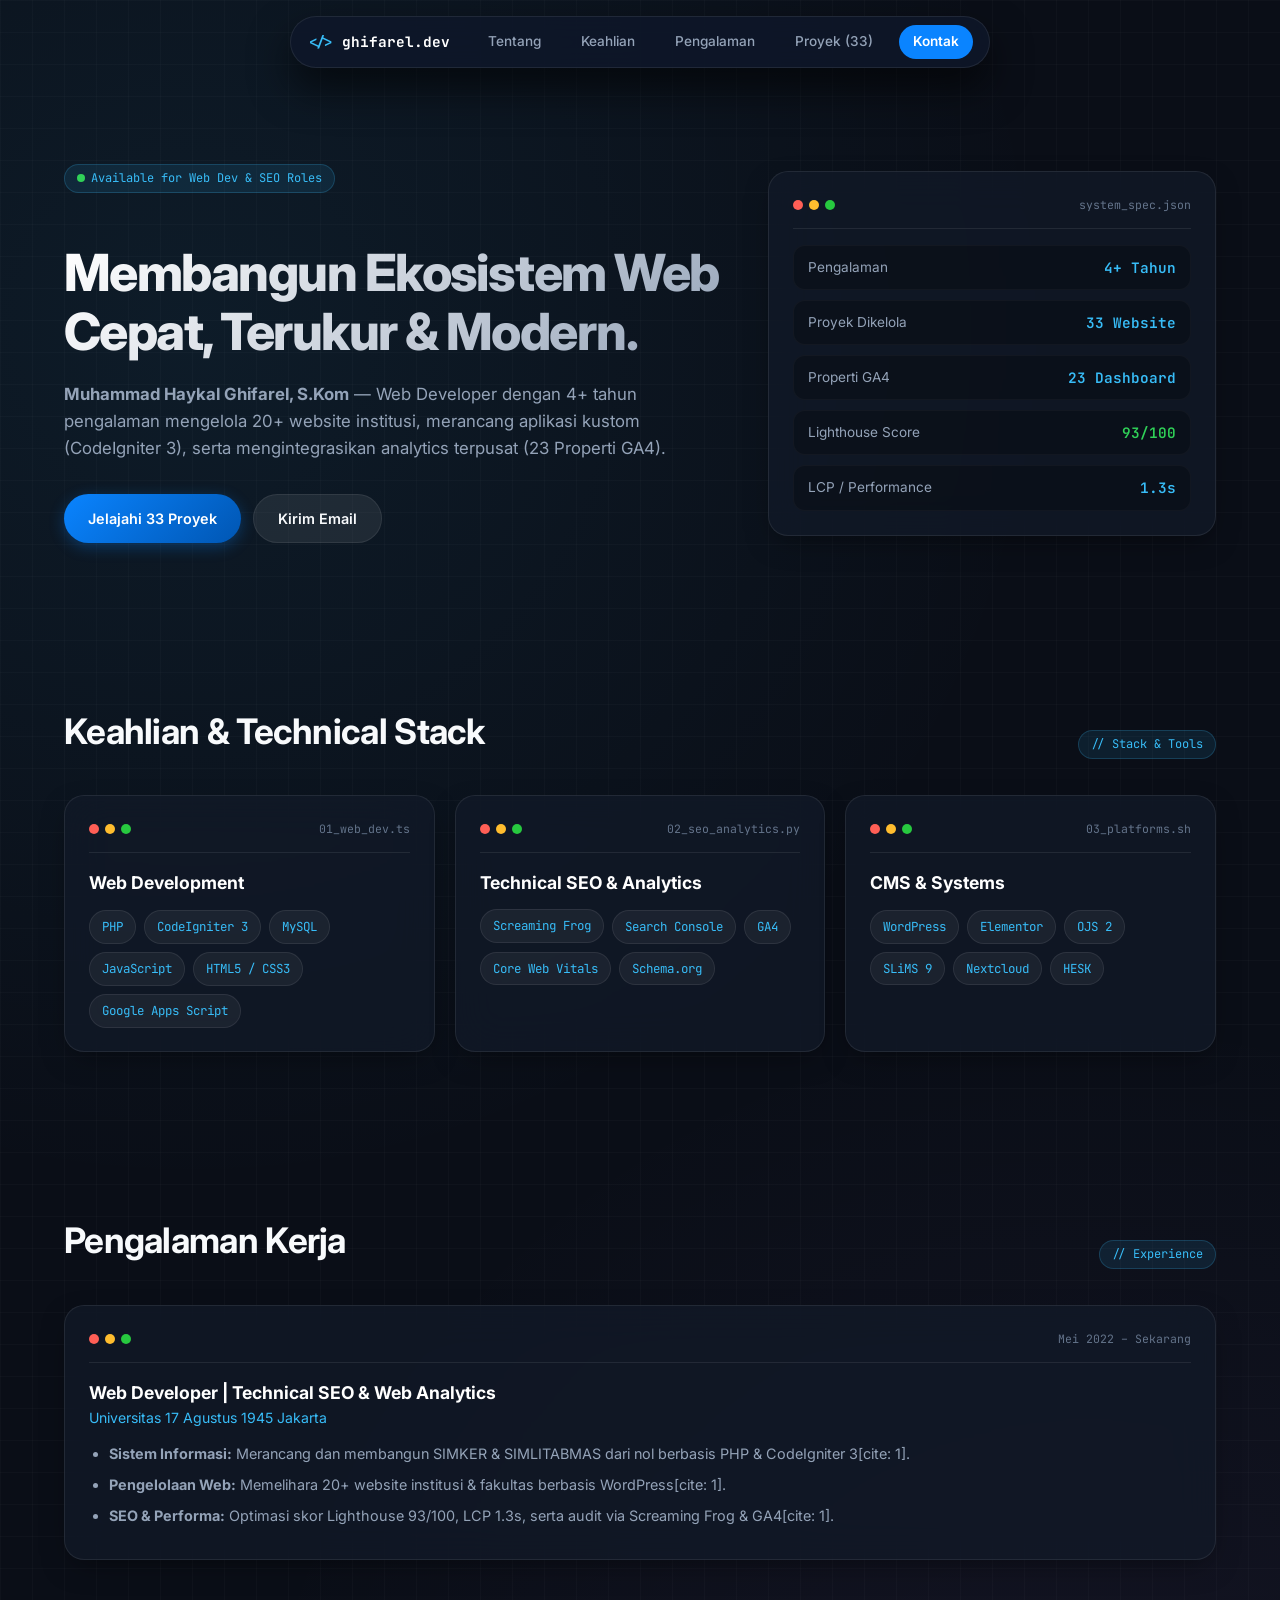
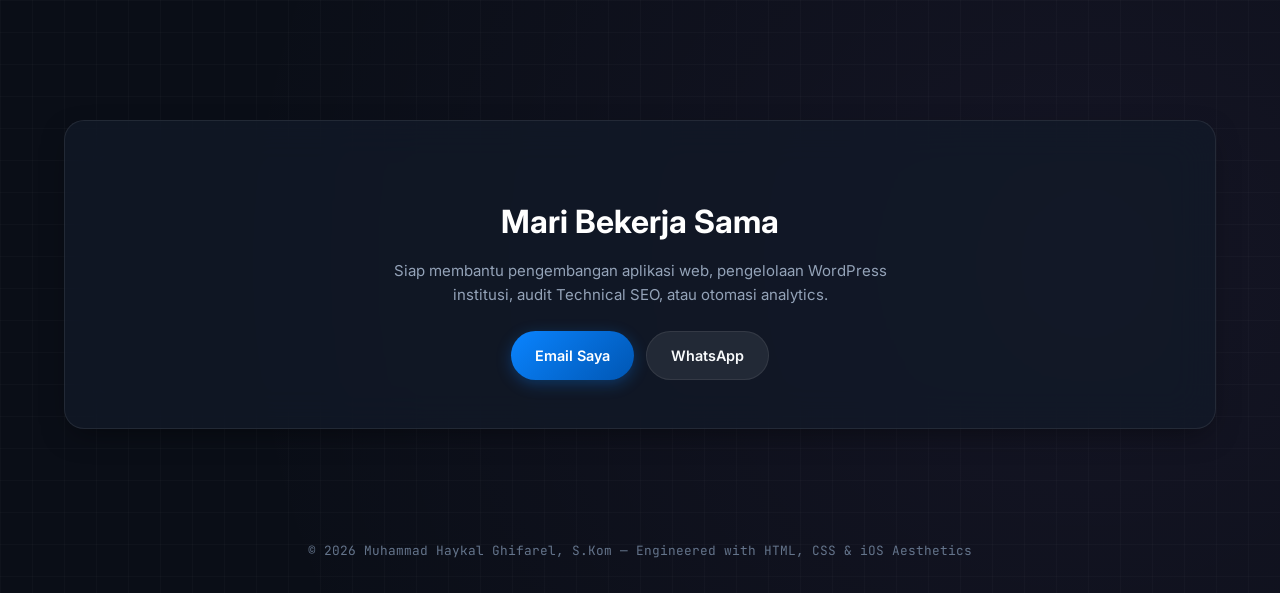
<file: index.html>
<!doctype html>
<html lang="id">
<head>
<meta charset="UTF-8" />
<meta name="viewport" content="width=device-width, initial-scale=1.0" />
<title>Muhammad Haykal Ghifarel — Web Developer & Technical SEO Specialist</title>
<link rel="preconnect" href="https://fonts.googleapis.com">
<link href="https://fonts.googleapis.com/css2?family=JetBrains+Mono:wght@400;600&family=Inter:wght@400;500;600;700&display=swap" rel="stylesheet">
<link rel="stylesheet" href="css/style.css" />
</head>
<body>

<!-- Dynamic Island Navigation -->
<nav class="nav">
  <div class="nav-container">
    <a href="index.html" class="nav-logo">
      <span class="code-tag">&lt;/&gt;</span> ghifarel.dev
    </a>
    <div class="nav-links">
      <a href="#about">Tentang</a>
      <a href="#skills">Keahlian</a>
      <a href="#experience">Pengalaman</a>
      <a href="projects.html">Proyek (33)</a>
      <a href="#contact" class="nav-cta">Kontak</a>
    </div>
  </div>
</nav>

<div class="wrap">
  <!-- HERO SECTION -->
  <header class="section hero" id="about">
    <div class="hero-grid">
      <div>
        <div class="section-badge" style="margin-bottom: 16px;">
          <span style="width: 8px; height: 8px; border-radius: 50%; background: var(--ios-green);"></span>
          Available for Web Dev & SEO Roles
        </div>
        <h1>Membangun Ekosistem Web Cepat, Terukur & Modern.</h1>
        <p class="lede">
          <strong>Muhammad Haykal Ghifarel, S.Kom</strong> — Web Developer dengan 4+ tahun pengalaman mengelola 20+ website institusi, merancang aplikasi kustom (CodeIgniter 3), serta mengintegrasikan analytics terpusat (23 Properti GA4).
        </p>
        <div class="btn-group">
          <a href="projects.html" class="btn-ios btn-ios-primary">Jelajahi 33 Proyek</a>
          <a href="mailto:haykalghifarel08@gmail.com" class="btn-ios btn-ios-secondary">Kirim Email</a>
        </div>
      </div>

      <!-- Xcode System Spec Card -->
      <aside class="ios-card">
        <div class="mac-header">
          <div class="mac-dots">
            <span class="mac-dot close"></span>
            <span class="mac-dot min"></span>
            <span class="mac-dot max"></span>
          </div>
          <span class="mac-title">system_spec.json</span>
        </div>
        <div class="spec-list">
          <div class="spec-item"><span class="spec-key">Pengalaman</span><span class="spec-val">4+ Tahun</span></div>
          <div class="spec-item"><span class="spec-key">Proyek Dikelola</span><span class="spec-val">33 Website</span></div>
          <div class="spec-item"><span class="spec-key">Properti GA4</span><span class="spec-val">23 Dashboard</span></div>
          <div class="spec-item"><span class="spec-key">Lighthouse Score</span><span class="spec-val" style="color:var(--ios-green)">93/100</span></div>
          <div class="spec-item"><span class="spec-key">LCP / Performance</span><span class="spec-val">1.3s</span></div>
        </div>
      </aside>
    </div>
  </header>

  <!-- SKILLS SECTION -->
  <section class="section" id="skills">
    <div class="section-head">
      <h2>Keahlian & Technical Stack</h2>
      <span class="section-badge">// Stack & Tools</span>
    </div>
    <div class="skills-grid">
      <div class="ios-card">
        <div class="mac-header">
          <div class="mac-dots"><span class="mac-dot close"></span><span class="mac-dot min"></span><span class="mac-dot max"></span></div>
          <span class="mac-title">01_web_dev.ts</span>
        </div>
        <h3 style="margin:0; font-size:1.1rem; color:#fff;">Web Development</h3>
        <div class="chip-container">
          <span class="ios-chip">PHP</span><span class="ios-chip">CodeIgniter 3</span>
          <span class="ios-chip">MySQL</span><span class="ios-chip">JavaScript</span>
          <span class="ios-chip">HTML5 / CSS3</span><span class="ios-chip">Google Apps Script</span>
        </div>
      </div>

      <div class="ios-card">
        <div class="mac-header">
          <div class="mac-dots"><span class="mac-dot close"></span><span class="mac-dot min"></span><span class="mac-dot max"></span></div>
          <span class="mac-title">02_seo_analytics.py</span>
        </div>
        <h3 style="margin:0; font-size:1.1rem; color:#fff;">Technical SEO & Analytics</h3>
        <div class="chip-container">
          <span class="ios-chip">Screaming Frog</span><span class="ios-chip">Search Console</span>
          <span class="ios-chip">GA4</span><span class="ios-chip">Core Web Vitals</span>
          <span class="ios-chip">Schema.org</span>
        </div>
      </div>

      <div class="ios-card">
        <div class="mac-header">
          <div class="mac-dots"><span class="mac-dot close"></span><span class="mac-dot min"></span><span class="mac-dot max"></span></div>
          <span class="mac-title">03_platforms.sh</span>
        </div>
        <h3 style="margin:0; font-size:1.1rem; color:#fff;">CMS & Systems</h3>
        <div class="chip-container">
          <span class="ios-chip">WordPress</span><span class="ios-chip">Elementor</span>
          <span class="ios-chip">OJS 2</span><span class="ios-chip">SLiMS 9</span>
          <span class="ios-chip">Nextcloud</span><span class="ios-chip">HESK</span>
        </div>
      </div>
    </div>
  </section>

  <!-- EXPERIENCE SECTION -->
  <section class="section" id="experience">
    <div class="section-head">
      <h2>Pengalaman Kerja</h2>
      <span class="section-badge">// Experience</span>
    </div>
    <div class="timeline-ios">
      <div class="ios-card">
        <div class="mac-header">
          <div class="mac-dots"><span class="mac-dot close"></span><span class="mac-dot min"></span><span class="mac-dot max"></span></div>
          <span class="mac-title">Mei 2022 – Sekarang</span>
        </div>
        <div class="tl-role">Web Developer | Technical SEO & Web Analytics</div>
        <div class="tl-org">Universitas 17 Agustus 1945 Jakarta</div>
        <ul class="tl-list">
          <li><strong>Sistem Informasi:</strong> Merancang dan membangun SIMKER & SIMLITABMAS dari nol berbasis PHP & CodeIgniter 3[cite: 1].</li>
          <li><strong>Pengelolaan Web:</strong> Memelihara 20+ website institusi & fakultas berbasis WordPress[cite: 1].</li>
          <li><strong>SEO & Performa:</strong> Optimasi skor Lighthouse 93/100, LCP 1.3s, serta audit via Screaming Frog & GA4[cite: 1].</li>
        </ul>
      </div>
    </div>
  </section>

  <!-- CONTACT SECTION -->
  <section class="section" id="contact">
    <div class="ios-card" style="text-align: center; padding: 48px 24px;">
      <h2 style="font-size: 2rem; margin-bottom: 12px; color: #fff;">Mari Bekerja Sama</h2>
      <p style="color: var(--text-secondary); max-width: 500px; margin: 0 auto 24px;">
        Siap membantu pengembangan aplikasi web, pengelolaan WordPress institusi, audit Technical SEO, atau otomasi analytics.
      </p>
      <div class="btn-group" style="justify-content: center;">
        <a href="mailto:haykalghifarel08@gmail.com" class="btn-ios btn-ios-primary">Email Saya</a>
        <a href="https://wa.me/6289610345559" target="_blank" class="btn-ios btn-ios-secondary">WhatsApp</a>
      </div>
    </div>
  </section>
</div>

<footer style="text-align: center; padding: 32px; font-family: var(--font-code); font-size: 0.8rem; color: var(--text-faint);">
  © <span id="year"></span> Muhammad Haykal Ghifarel, S.Kom — Engineered with HTML, CSS & iOS Aesthetics
</footer>

<script src="js/data.js"></script>
<script src="js/main.js"></script>
</body>
</html>
</file>
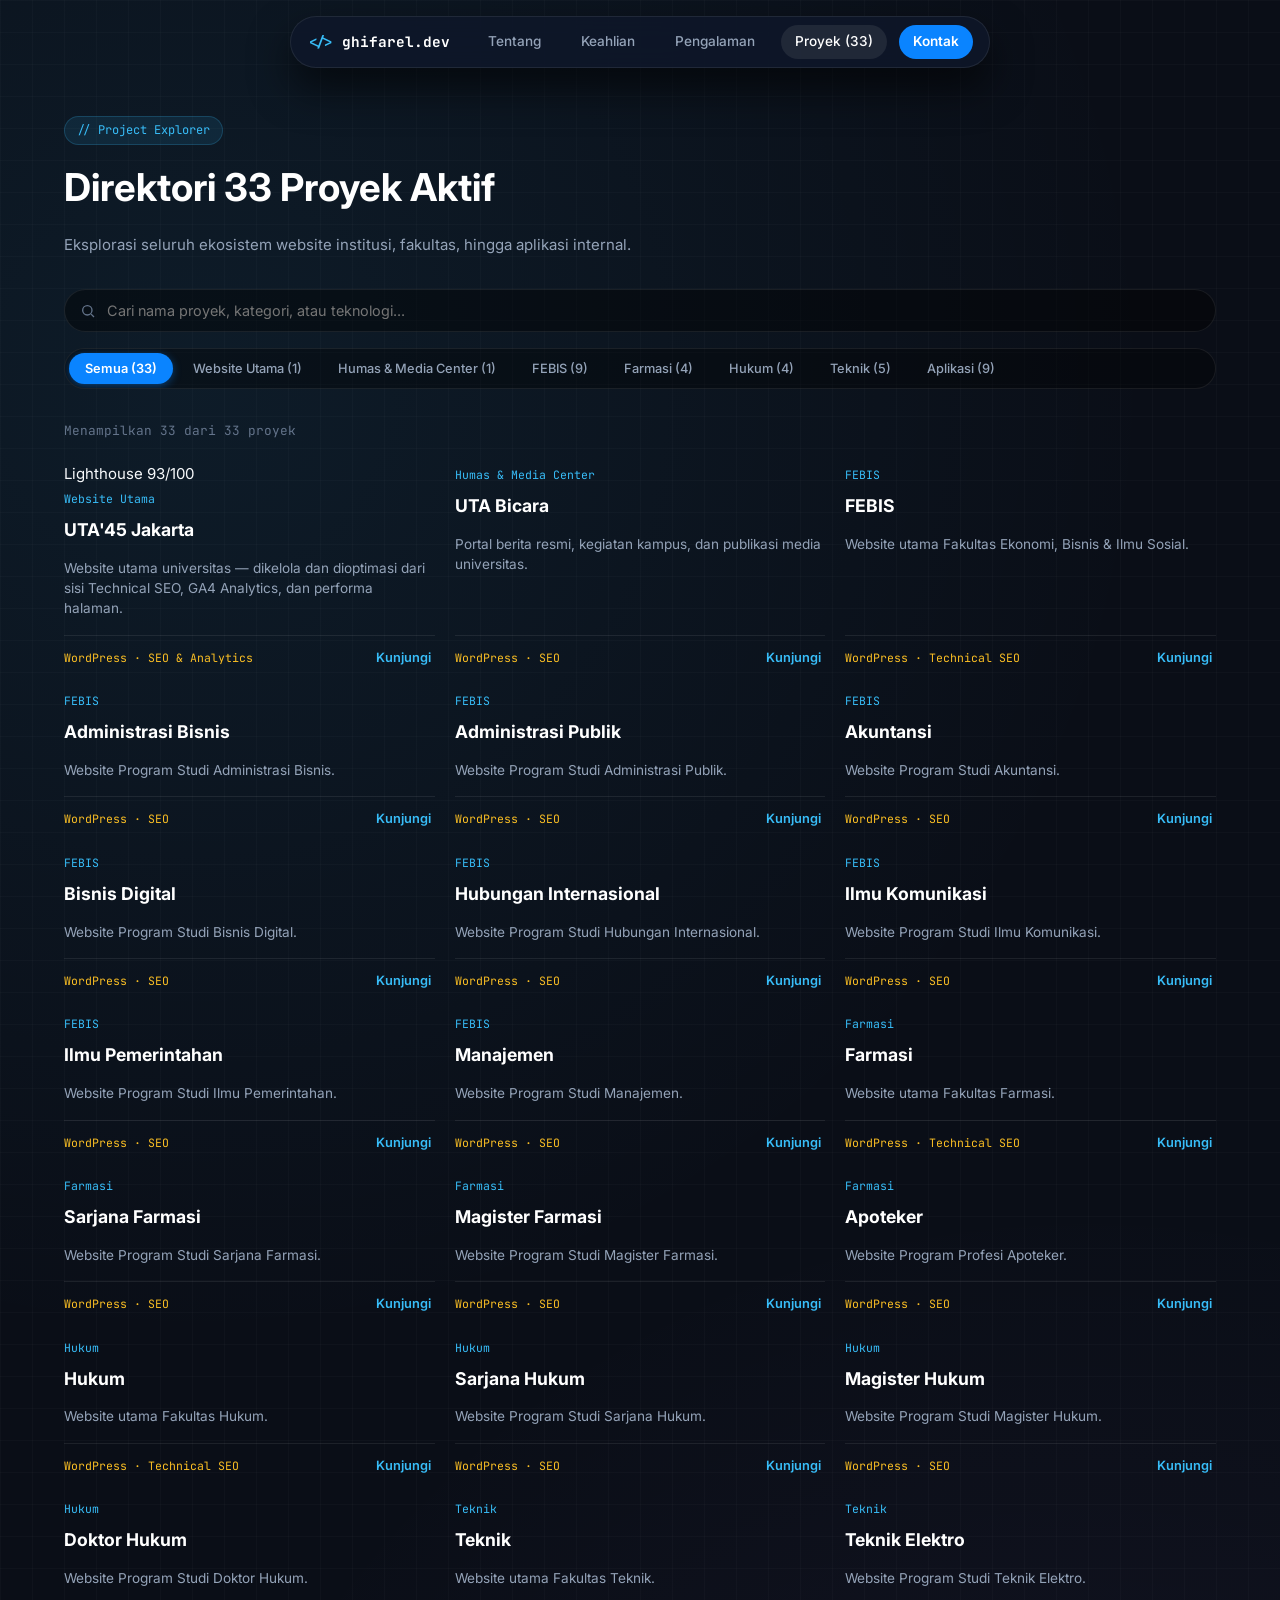
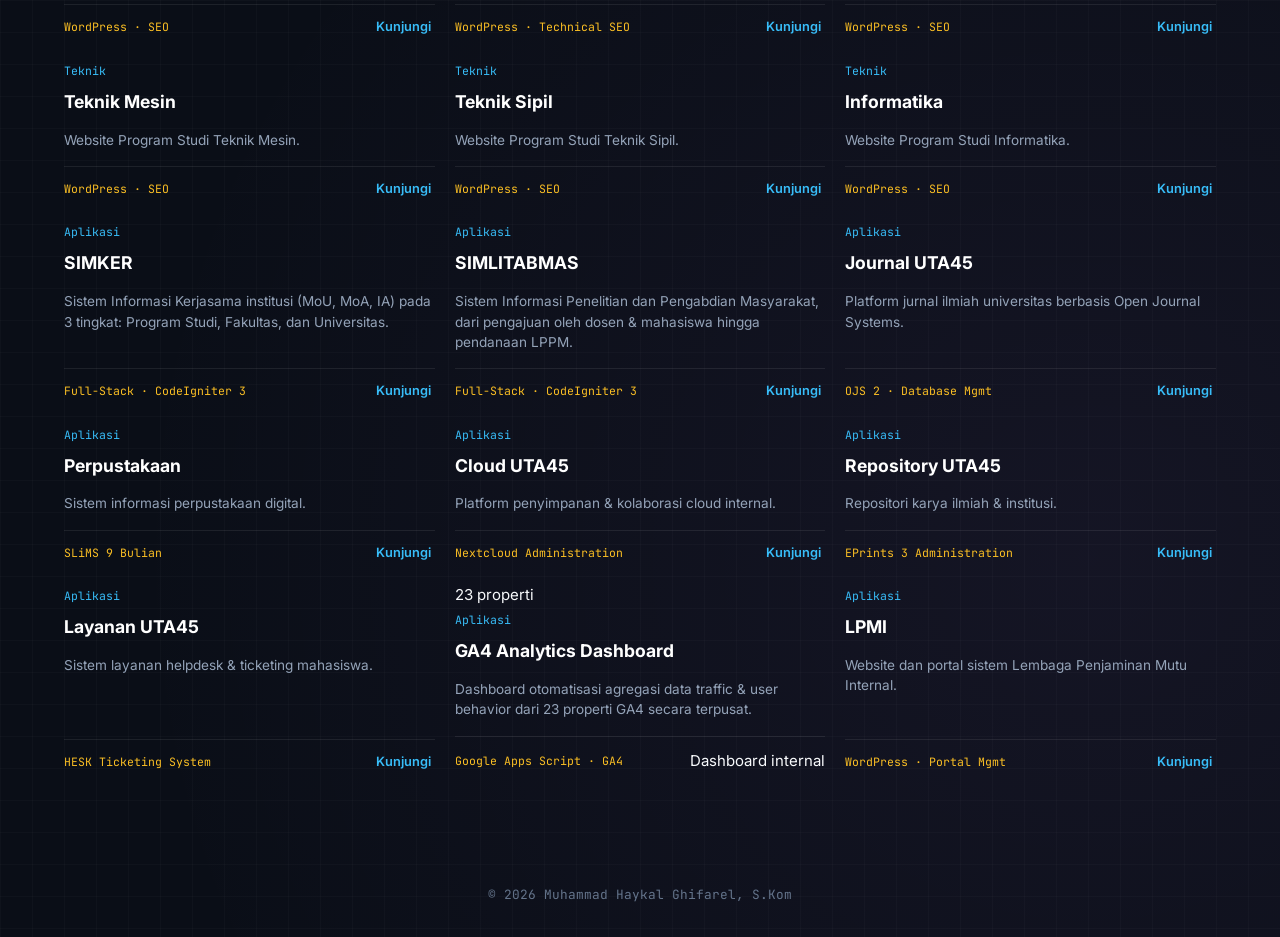
<file: projects.html>
<!doctype html>
<html lang="id">
<head>
<meta charset="UTF-8" />
<meta name="viewport" content="width=device-width, initial-scale=1.0" />
<title>Portofolio Proyek (33) — Muhammad Haykal Ghifarel</title>
<link rel="preconnect" href="https://fonts.googleapis.com">
<link href="https://fonts.googleapis.com/css2?family=JetBrains+Mono:wght@400;600&family=Inter:wght@400;500;600;700&display=swap" rel="stylesheet">
<link rel="stylesheet" href="css/style.css" />
</head>
<body>

<nav class="nav">
  <div class="nav-container">
    <a href="index.html" class="nav-logo">
      <span class="code-tag">&lt;/&gt;</span> ghifarel.dev
    </a>
    <div class="nav-links">
      <a href="index.html#about">Tentang</a>
      <a href="index.html#skills">Keahlian</a>
      <a href="index.html#experience">Pengalaman</a>
      <a href="projects.html" class="current">Proyek (33)</a>
      <a href="index.html#contact" class="nav-cta">Kontak</a>
    </div>
  </div>
</nav>

<div class="wrap">
  <section class="section" style="padding-top:32px;">
    <div class="section-badge" style="margin-bottom: 12px;">// Project Explorer</div>
    <h1 style="font-size:clamp(1.8rem,3vw,2.5rem); margin: 0 0 12px; color:#fff;">Direktori 33 Proyek Aktif</h1>
    <p style="color:var(--text-secondary); margin-bottom: 32px;">Eksplorasi seluruh ekosistem website institusi, fakultas, hingga aplikasi internal.</p>

    <!-- Toolbar: Search & iOS Segmented Filter -->
    <div class="toolbar-container">
      <div class="search-field">
        <svg viewBox="0 0 24 24" fill="none" stroke="currentColor" stroke-width="2"><circle cx="11" cy="11" r="7"/><path d="m21 21-4.3-4.3"/></svg>
        <input type="text" id="searchInput" placeholder="Cari nama proyek, kategori, atau teknologi..." />
      </div>
      <div class="filter-row" id="filterRow"></div>
    </div>

    <div id="resultCount" style="font-family: var(--font-code); font-size:0.8rem; color:var(--text-faint); margin-bottom: 20px;"></div>
    <div class="proj-grid" id="projGrid"></div>
  </section>
</div>

<footer style="text-align: center; padding: 32px; font-family: var(--font-code); font-size: 0.8rem; color: var(--text-faint);">
  © <span id="year"></span> Muhammad Haykal Ghifarel, S.Kom
</footer>

<script src="js/data.js"></script>
<script src="js/main.js"></script>
<script src="js/projects.js"></script>
</body>
</html>
</file>
<file: css/style.css>
/* =========================================================
   TOKENS: iOS Dark Mode x Xcode Syntax Color Palette
   ========================================================= */
:root {
  --bg-dark: #0a0e17;
  --bg-card: rgba(18, 26, 41, 0.75);
  --bg-card-hover: rgba(28, 40, 62, 0.85);
  --border-glass: rgba(255, 255, 255, 0.08);
  --border-highlight: rgba(56, 189, 248, 0.3);
  
  /* Xcode & iOS Accent Colors */
  --ios-blue: #0a84ff;
  --ios-green: #30d158;
  --ios-cyan: #38bdf8;
  --ios-amber: #fbbf24;
  --ios-purple: #c084fc;
  
  --text-primary: #f8fafc;
  --text-secondary: #94a3b8;
  --text-faint: #64748b;
  
  /* iOS Continuous Squircle Corner Radius */
  --radius-ios-lg: 28px;
  --radius-ios-md: 20px;
  --radius-ios-sm: 12px;
  --radius-pill: 9999px;

  /* Typography */
  --font-ui: -apple-system, BlinkMacSystemFont, "SF Pro Text", "Inter", sans-serif;
  --font-code: "JetBrains Mono", "Fira Code", "IBM Plex Mono", monospace;
  
  --maxw: 1200px;
}

* { box-sizing: border-box; }
html { scroll-behavior: smooth; }

body {
  margin: 0;
  background-color: var(--bg-dark);
  background-image: 
    radial-gradient(circle at 15% 15%, rgba(56, 189, 248, 0.08) 0%, transparent 40%),
    radial-gradient(circle at 85% 85%, rgba(192, 132, 252, 0.06) 0%, transparent 40%),
    linear-gradient(rgba(255, 255, 255, 0.02) 1px, transparent 1px),
    linear-gradient(90deg, rgba(255, 255, 255, 0.02) 1px, transparent 1px);
  background-size: 100% 100%, 100% 100%, 32px 32px, 32px 32px;
  color: var(--text-primary);
  font-family: var(--font-ui);
  font-size: 15px;
  line-height: 1.6;
  -webkit-font-smoothing: antialiased;
}

a { color: inherit; text-decoration: none; }
img { max-width: 100%; display: block; }
::selection { background: rgba(56, 189, 248, 0.3); color: #fff; }

.mono { font-family: var(--font-code); }

/* Layout Helpers */
.wrap {
  max-width: var(--maxw);
  margin: 0 auto;
  padding: 0 24px;
}

.section {
  padding: 80px 0;
  position: relative;
}

.section-head {
  display: flex;
  align-items: flex-end;
  justify-content: space-between;
  gap: 20px;
  margin-bottom: 36px;
  flex-wrap: wrap;
}

.section-head h2 {
  font-size: clamp(1.6rem, 2.8vw, 2.2rem);
  font-weight: 700;
  letter-spacing: -0.02em;
  margin: 0;
}

.section-badge {
  display: inline-flex;
  align-items: center;
  gap: 6px;
  font-family: var(--font-code);
  font-size: 0.75rem;
  color: var(--ios-cyan);
  background: rgba(56, 189, 248, 0.1);
  border: 1px solid rgba(56, 189, 248, 0.2);
  padding: 4px 12px;
  border-radius: var(--radius-pill);
}

/* iOS Glass Cards */
.ios-card {
  background: var(--bg-card);
  backdrop-filter: blur(20px);
  -webkit-backdrop-filter: blur(20px);
  border: 1px solid var(--border-glass);
  border-radius: var(--radius-ios-md);
  padding: 24px;
  position: relative;
  overflow: hidden;
  box-shadow: 0 10px 30px -10px rgba(0, 0, 0, 0.5);
  transition: all 0.25s cubic-bezier(0.16, 1, 0.3, 1);
}

.ios-card:hover {
  background: var(--bg-card-hover);
  border-color: var(--border-highlight);
  transform: translateY(-3px);
  box-shadow: 0 15px 35px -10px rgba(56, 189, 248, 0.15);
}

/* macOS Window Header Controls */
.mac-header {
  display: flex;
  align-items: center;
  justify-content: space-between;
  padding-bottom: 14px;
  margin-bottom: 16px;
  border-bottom: 1px solid var(--border-glass);
}

.mac-dots {
  display: flex;
  gap: 6px;
}

.mac-dot {
  width: 10px;
  height: 10px;
  border-radius: 50%;
}
.mac-dot.close { background: #ff5f56; }
.mac-dot.min { background: #ffbd2e; }
.mac-dot.max { background: #27c93f; }

.mac-title {
  font-family: var(--font-code);
  font-size: 0.72rem;
  color: var(--text-faint);
}

/* Dynamic Island Navigation Bar */
.nav {
  position: sticky;
  top: 16px;
  z-index: 100;
  margin-bottom: 32px;
}

.nav-container {
  max-width: fit-content;
  margin: 0 auto;
  background: rgba(15, 23, 42, 0.85);
  backdrop-filter: blur(25px);
  -webkit-backdrop-filter: blur(25px);
  border: 1px solid var(--border-glass);
  border-radius: var(--radius-pill);
  padding: 8px 16px;
  display: flex;
  align-items: center;
  gap: 24px;
  box-shadow: 0 20px 40px rgba(0,0,0,0.6);
}

.nav-logo {
  font-family: var(--font-code);
  font-weight: 700;
  font-size: 0.9rem;
  color: #fff;
  display: flex;
  align-items: center;
  gap: 8px;
}

.nav-logo .code-tag { color: var(--ios-cyan); }

.nav-links {
  display: flex;
  align-items: center;
  gap: 12px;
}

.nav-links a {
  font-size: 0.85rem;
  font-weight: 500;
  color: var(--text-secondary);
  padding: 6px 14px;
  border-radius: var(--radius-pill);
  transition: all 0.2s ease;
}

.nav-links a:hover, .nav-links a.current {
  color: #fff;
  background: rgba(255, 255, 255, 0.08);
}

.nav-cta {
  background: var(--ios-blue) !important;
  color: #fff !important;
  font-weight: 600 !important;
}

/* Hero Elements */
.hero-grid {
  display: grid;
  grid-template-columns: 1.2fr 0.8fr;
  gap: 32px;
  align-items: center;
}

.hero h1 {
  font-size: clamp(2.2rem, 4vw, 3.4rem);
  font-weight: 800;
  line-height: 1.15;
  letter-spacing: -0.03em;
  margin-bottom: 20px;
  background: linear-gradient(135deg, #ffffff 0%, #94a3b8 100%);
  -webkit-background-clip: text;
  -webkit-text-fill-color: transparent;
}

.hero p.lede {
  font-size: 1.05rem;
  color: var(--text-secondary);
  margin-bottom: 32px;
  line-height: 1.6;
}

.btn-group {
  display: flex;
  gap: 12px;
  flex-wrap: wrap;
}

.btn-ios {
  font-family: var(--font-ui);
  font-size: 0.9rem;
  font-weight: 600;
  padding: 12px 24px;
  border-radius: var(--radius-pill);
  border: none;
  cursor: pointer;
  display: inline-flex;
  align-items: center;
  gap: 8px;
  transition: all 0.2s cubic-bezier(0.16, 1, 0.3, 1);
}

.btn-ios-primary {
  background: linear-gradient(135deg, var(--ios-blue) 0%, #0056b3 100%);
  color: #fff;
  box-shadow: 0 4px 15px rgba(10, 132, 255, 0.3);
}

.btn-ios-primary:hover {
  transform: scale(1.02);
  box-shadow: 0 6px 20px rgba(10, 132, 255, 0.45);
}

.btn-ios-secondary {
  background: rgba(255, 255, 255, 0.08);
  color: var(--text-primary);
  border: 1px solid var(--border-glass);
}

.btn-ios-secondary:hover {
  background: rgba(255, 255, 255, 0.14);
}

/* Spec Rows Inside Card */
.spec-list {
  display: flex;
  flex-direction: column;
  gap: 10px;
}

.spec-item {
  display: flex;
  justify-content: space-between;
  align-items: center;
  padding: 10px 14px;
  background: rgba(0, 0, 0, 0.25);
  border-radius: var(--radius-ios-sm);
  border: 1px solid rgba(255, 255, 255, 0.03);
}

.spec-key {
  font-size: 0.85rem;
  color: var(--text-secondary);
}

.spec-val {
  font-family: var(--font-code);
  font-size: 0.9rem;
  font-weight: 600;
  color: var(--ios-cyan);
}

/* Skills Cards & Chips */
.skills-grid {
  display: grid;
  grid-template-columns: repeat(auto-fit, minmax(300px, 1fr));
  gap: 20px;
}

.chip-container {
  display: flex;
  flex-wrap: wrap;
  gap: 8px;
  margin-top: 12px;
}

.ios-chip {
  font-family: var(--font-code);
  font-size: 0.78rem;
  padding: 6px 12px;
  background: rgba(255, 255, 255, 0.05);
  border: 1px solid var(--border-glass);
  color: var(--ios-cyan);
  border-radius: var(--radius-pill);
  transition: all 0.2s ease;
}

.ios-chip:hover {
  background: rgba(56, 189, 248, 0.15);
  border-color: rgba(56, 189, 248, 0.3);
}

/* Timeline / Experience */
.timeline-ios {
  display: flex;
  flex-direction: column;
  gap: 20px;
}

.tl-role {
  font-size: 1.1rem;
  font-weight: 700;
  color: #fff;
}

.tl-org {
  font-size: 0.88rem;
  color: var(--ios-cyan);
  margin-bottom: 12px;
}

.tl-list {
  padding-left: 20px;
  margin: 0;
  color: var(--text-secondary);
  font-size: 0.9rem;
}

.tl-list li {
  margin-bottom: 8px;
}

/* Projects Toolbar & Segmented Filter */
.toolbar-container {
  display: flex;
  flex-direction: column;
  gap: 16px;
  margin-bottom: 32px;
}

.search-field input {
  width: 100%;
  background: rgba(0, 0, 0, 0.4);
  border: 1px solid var(--border-glass);
  border-radius: var(--radius-pill);
  padding: 12px 20px 12px 42px;
  color: #fff;
  font-family: var(--font-ui);
  font-size: 0.9rem;
  outline: none;
  transition: all 0.2s ease;
}

.search-field input:focus {
  border-color: var(--ios-cyan);
  box-shadow: 0 0 15px rgba(56, 189, 248, 0.2);
}

.search-field {
  position: relative;
  width: 100%;
}

.search-field svg {
  position: absolute;
  left: 16px;
  top: 50%;
  transform: translateY(-50%);
  color: var(--text-faint);
  width: 16px;
  height: 16px;
}

.filter-row {
  display: flex;
  background: rgba(0, 0, 0, 0.35);
  padding: 4px;
  border-radius: var(--radius-pill);
  border: 1px solid var(--border-glass);
  overflow-x: auto;
  gap: 4px;
}

.filter-btn {
  font-family: var(--font-ui);
  font-size: 0.8rem;
  font-weight: 500;
  color: var(--text-secondary);
  background: transparent;
  border: none;
  padding: 8px 16px;
  border-radius: var(--radius-pill);
  cursor: pointer;
  white-space: nowrap;
  transition: all 0.2s ease;
}

.filter-btn.active {
  background: var(--ios-blue);
  color: #fff;
  font-weight: 600;
  box-shadow: 0 2px 8px rgba(10, 132, 255, 0.4);
}

/* Projects Grid */
.proj-grid {
  display: grid;
  grid-template-columns: repeat(auto-fill, minmax(320px, 1fr));
  gap: 20px;
}

.proj-card {
  display: flex;
  flex-direction: column;
  justify-content: space-between;
}

.proj-card .cat {
  font-family: var(--font-code);
  font-size: 0.72rem;
  color: var(--ios-cyan);
}

.proj-card h3 {
  font-size: 1.1rem;
  font-weight: 700;
  color: #fff;
  margin: 6px 0 10px;
}

.proj-card p {
  font-size: 0.85rem;
  color: var(--text-secondary);
  line-height: 1.5;
  margin-bottom: 16px;
}

.proj-meta {
  display: flex;
  justify-content: space-between;
  align-items: center;
  padding-top: 12px;
  border-top: 1px solid var(--border-glass);
  margin-top: auto;
}

.proj-role {
  font-family: var(--font-code);
  font-size: 0.72rem;
  color: var(--ios-amber);
}

.proj-link {
  font-size: 0.8rem;
  font-weight: 600;
  color: var(--ios-cyan);
  display: inline-flex;
  align-items: center;
  gap: 4px;
}

@media (max-width: 860px) {
  .hero-grid { grid-template-columns: 1fr; }
  .nav-container { max-width: 90%; gap: 12px; }
  .nav-links { display: none; }
}
</file>
